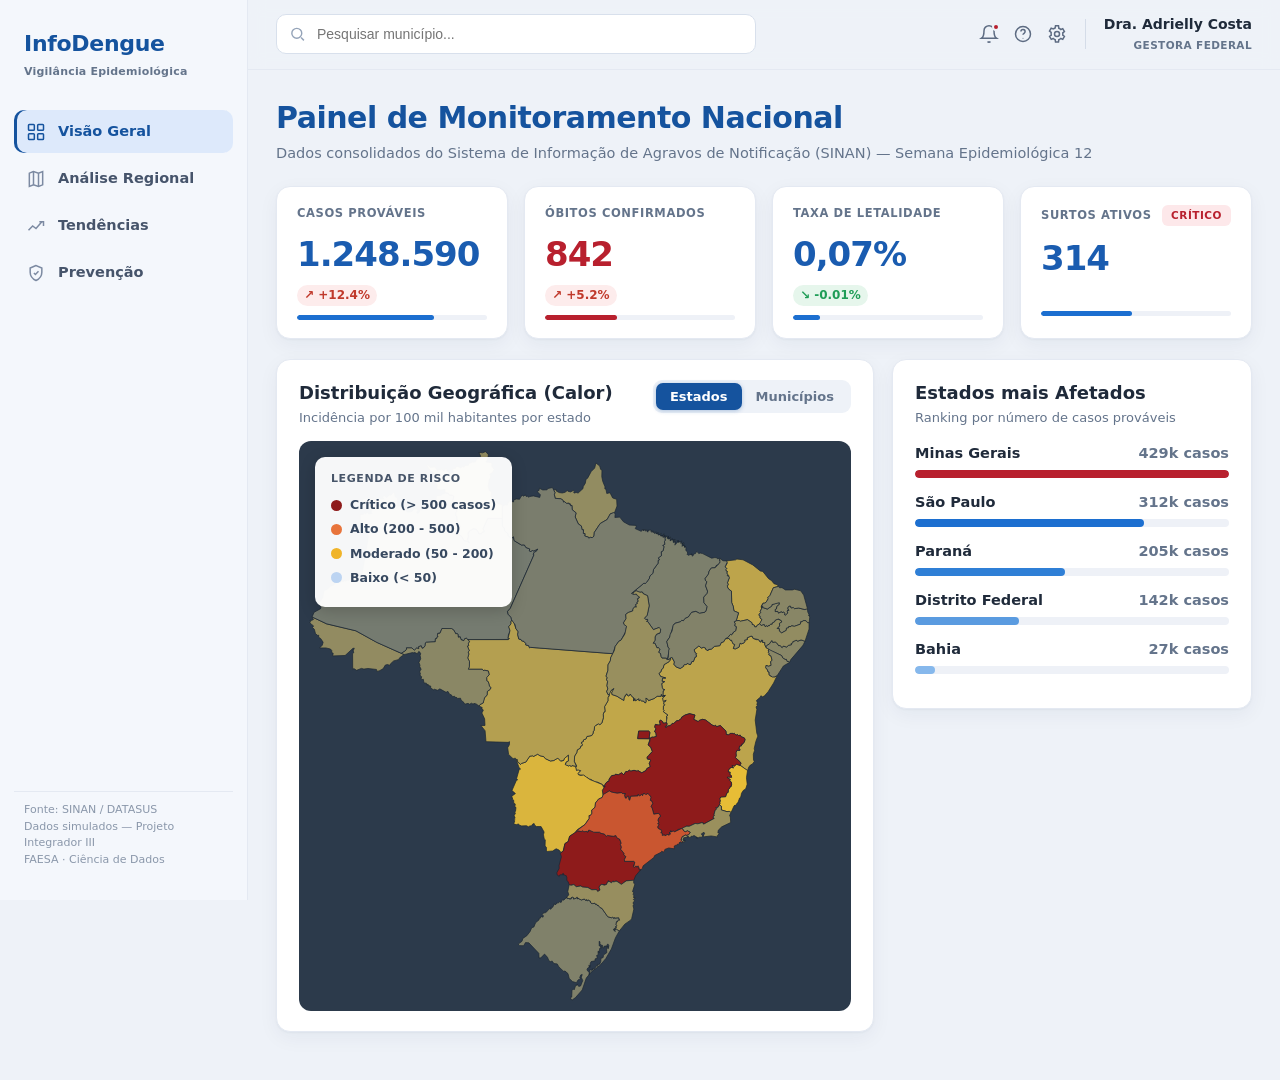
<file: src/index.html>
<!DOCTYPE html>
<html lang="pt-BR">
<head>
<meta charset="UTF-8">
<meta name="viewport" content="width=device-width, initial-scale=1.0">
<title>InfoDengue — Visão Geral</title>
<link rel="stylesheet" href="css/style.css">
</head>
<body>
<div class="app">
  <aside class="sidebar" id="sidebar">
    <div class="brand">
      <h1>InfoDengue</h1>
      <span>Vigilância Epidemiológica</span>
    </div>
    <nav class="nav" id="nav">
      <a href="index.html" data-page="geral" class="active">
        <svg viewBox="0 0 24 24"><rect x="3" y="3" width="7" height="7" rx="1"/><rect x="14" y="3" width="7" height="7" rx="1"/><rect x="3" y="14" width="7" height="7" rx="1"/><rect x="14" y="14" width="7" height="7" rx="1"/></svg>
        Visão Geral
      </a>
      <a href="pages/regional.html" data-page="regional" class="">
        <svg viewBox="0 0 24 24"><path d="M9 3 4 5v16l5-2 6 2 5-2V3l-5 2-6-2Z"/><path d="M9 3v16M15 5v16"/></svg>
        Análise Regional
      </a>
      <a href="pages/tendencias.html" data-page="tendencias" class="">
        <svg viewBox="0 0 24 24"><path d="M3 17l5-5 4 3 7-8"/><path d="M16 7h5v5"/></svg>
        Tendências
      </a>
      <a href="pages/prevencao.html" data-page="prevencao" class="">
        <svg viewBox="0 0 24 24"><path d="M12 3 5 6v5c0 4.5 3 8 7 10 4-2 7-5.5 7-10V6l-7-3Z"/><path d="m9.5 12 1.8 1.8L15 10"/></svg>
        Prevenção
      </a>
    </nav>
    <div class="side-foot">
      Fonte: SINAN / DATASUS<br>Dados simulados — Projeto Integrador III<br>FAESA · Ciência de Dados
    </div>
  </aside>

  <div class="main">
    <header class="topbar">
      <button class="menu-btn" id="menuBtn"><svg viewBox="0 0 24 24"><path d="M3 6h18M3 12h18M3 18h18"/></svg></button>
      <div class="search">
        <svg viewBox="0 0 24 24"><circle cx="11" cy="11" r="7"/><path d="m21 21-4-4"/></svg>
        <input type="text" placeholder="Pesquisar município..." id="searchInput">
      </div>
      <div class="spacer"></div>
      <div class="ticons">
        <button title="Notificações"><span class="dot"></span><svg viewBox="0 0 24 24"><path d="M18 8a6 6 0 1 0-12 0c0 7-3 9-3 9h18s-3-2-3-9"/><path d="M13.7 21a2 2 0 0 1-3.4 0"/></svg></button>
        <button title="Ajuda"><svg viewBox="0 0 24 24"><circle cx="12" cy="12" r="9"/><path d="M9.5 9a2.5 2.5 0 0 1 5 .3c0 1.7-2.5 2-2.5 3.7"/><circle cx="12" cy="17" r=".6" fill="#5d6b82" stroke="none"/></svg></button>
        <button title="Configurações"><svg viewBox="0 0 24 24"><circle cx="12" cy="12" r="3"/><path d="M19 12a7 7 0 0 0-.1-1.4l2-1.5-2-3.5-2.3 1a7 7 0 0 0-2.4-1.4L13.8 2h-3.6l-.4 2.7A7 7 0 0 0 7.4 6L5 5 3 8.5l2 1.5A7 7 0 0 0 5 12c0 .5 0 1 .1 1.4l-2 1.5 2 3.5 2.3-1a7 7 0 0 0 2.4 1.4l.4 2.7h3.6l.4-2.7a7 7 0 0 0 2.4-1.4l2.3 1 2-3.5-2-1.5c0-.4.1-.9.1-1.4Z"/></svg></button>
      </div>
      <div class="divider"></div>
      <div class="user"><b>Dra. Adrielly Costa</b><span>GESTORA FEDERAL</span></div>
    </header>

<section class="view" id="view-geral">
      <h2 class="page-title">Painel de Monitoramento Nacional</h2>
      <p class="page-sub" id="geral-sub"></p>
      <div class="grid-kpi" id="kpis"></div>
      <div class="row2">
        <div class="card card-pad">
          <div class="card-head">
            <div><h3>Distribuição Geográfica (Calor)</h3><p>Incidência por 100 mil habitantes por estado</p></div>
            <div class="toggle"><button class="on">Estados</button><button>Municípios</button></div>
          </div>
          <div class="mapwrap" id="heatmap"></div>
        </div>
        <div class="card card-pad rank">
          <h3>Estados mais Afetados</h3>
          <p>Ranking por número de casos prováveis</p>
          <div id="ranking"></div>
        </div>
      </div>
    </section>

  </div>
</div>

<div class="maptip" id="maptip"></div>
<div class="chart-tip" id="charttip"></div>

<script src="js/script.js"></script>
</body>
</html>
</file>
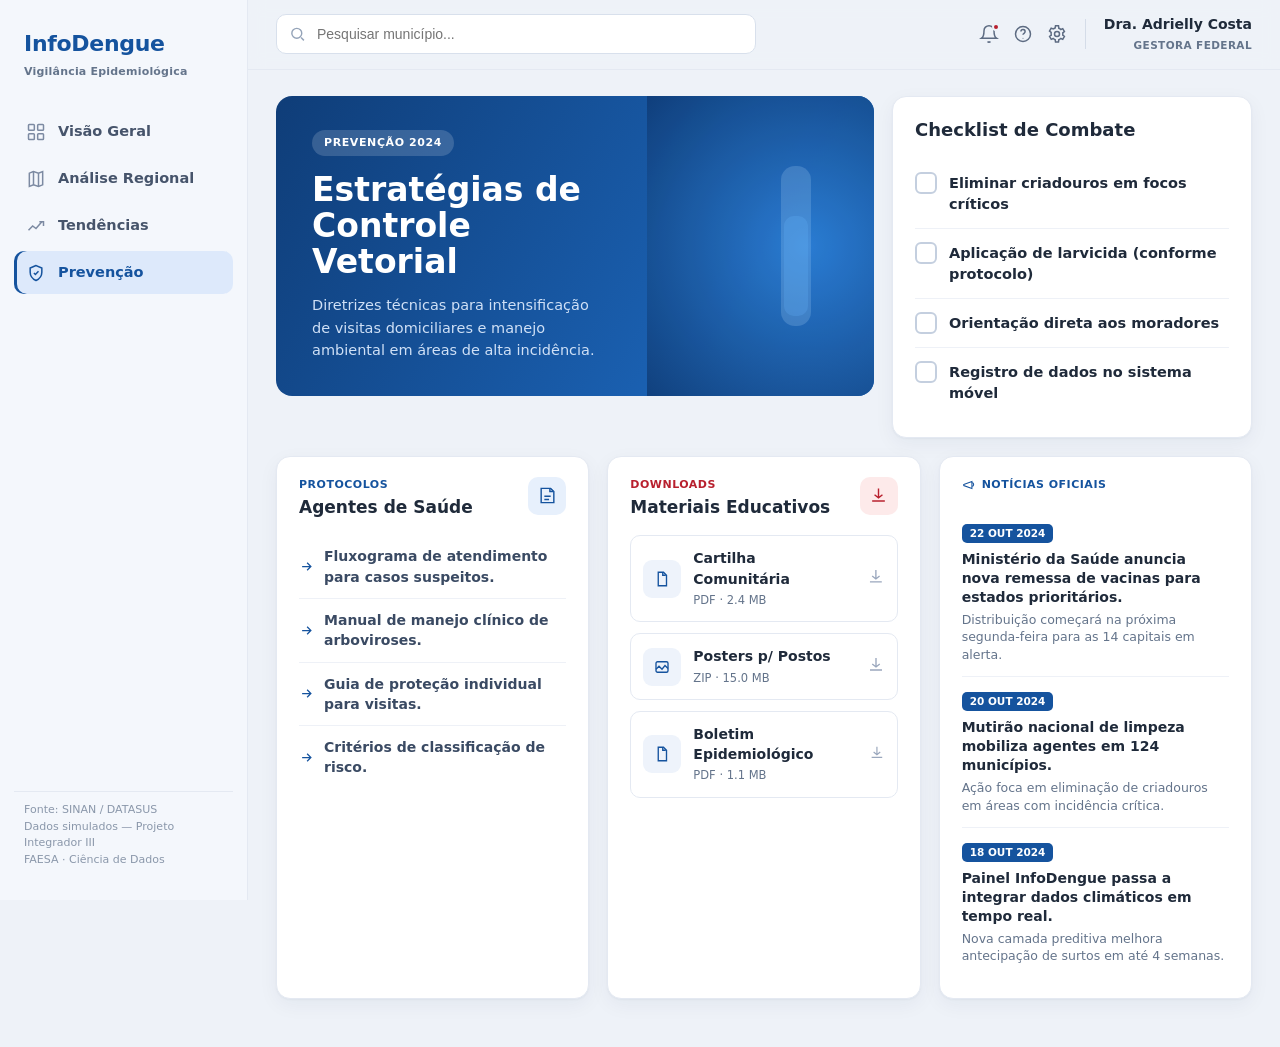
<file: src/pages/prevencao.html>
<!DOCTYPE html>
<html lang="pt-BR">
<head>
<meta charset="UTF-8">
<meta name="viewport" content="width=device-width, initial-scale=1.0">
<title>InfoDengue — Prevenção</title>
<link rel="stylesheet" href="../css/style.css">
</head>
<body>
<div class="app">
  <aside class="sidebar" id="sidebar">
    <div class="brand">
      <h1>InfoDengue</h1>
      <span>Vigilância Epidemiológica</span>
    </div>
    <nav class="nav" id="nav">
      <a href="../index.html" data-page="geral">
        <svg viewBox="0 0 24 24"><rect x="3" y="3" width="7" height="7" rx="1"/><rect x="14" y="3" width="7" height="7" rx="1"/><rect x="3" y="14" width="7" height="7" rx="1"/><rect x="14" y="14" width="7" height="7" rx="1"/></svg>
        Visão Geral
      </a>
      <a href="regional.html" data-page="regional" >
        <svg viewBox="0 0 24 24"><path d="M9 3 4 5v16l5-2 6 2 5-2V3l-5 2-6-2Z"/><path d="M9 3v16M15 5v16"/></svg>
        Análise Regional
      </a>
      <a href="tendencias.html" data-page="tendencias" >
        <svg viewBox="0 0 24 24"><path d="M3 17l5-5 4 3 7-8"/><path d="M16 7h5v5"/></svg>
        Tendências
      </a>
      <a href="prevencao.html" data-page="prevencao" class="active">
        <svg viewBox="0 0 24 24"><path d="M12 3 5 6v5c0 4.5 3 8 7 10 4-2 7-5.5 7-10V6l-7-3Z"/><path d="m9.5 12 1.8 1.8L15 10"/></svg>
        Prevenção
      </a>
    </nav>
    <div class="side-foot">
      Fonte: SINAN / DATASUS<br>Dados simulados — Projeto Integrador III<br>FAESA · Ciência de Dados
    </div>
  </aside>

  <div class="main">
    <header class="topbar">
      <button class="menu-btn" id="menuBtn"><svg viewBox="0 0 24 24"><path d="M3 6h18M3 12h18M3 18h18"/></svg></button>
      <div class="search">
        <svg viewBox="0 0 24 24"><circle cx="11" cy="11" r="7"/><path d="m21 21-4-4"/></svg>
        <input type="text" placeholder="Pesquisar município..." id="searchInput">
      </div>
      <div class="spacer"></div>
      <div class="ticons">
        <button title="Notificações"><span class="dot"></span><svg viewBox="0 0 24 24"><path d="M18 8a6 6 0 1 0-12 0c0 7-3 9-3 9h18s-3-2-3-9"/><path d="M13.7 21a2 2 0 0 1-3.4 0"/></svg></button>
        <button title="Ajuda"><svg viewBox="0 0 24 24"><circle cx="12" cy="12" r="9"/><path d="M9.5 9a2.5 2.5 0 0 1 5 .3c0 1.7-2.5 2-2.5 3.7"/><circle cx="12" cy="17" r=".6" fill="#5d6b82" stroke="none"/></svg></button>
        <button title="Configurações"><svg viewBox="0 0 24 24"><circle cx="12" cy="12" r="3"/><path d="M19 12a7 7 0 0 0-.1-1.4l2-1.5-2-3.5-2.3 1a7 7 0 0 0-2.4-1.4L13.8 2h-3.6l-.4 2.7A7 7 0 0 0 7.4 6L5 5 3 8.5l2 1.5A7 7 0 0 0 5 12c0 .5 0 1 .1 1.4l-2 1.5 2 3.5 2.3-1a7 7 0 0 0 2.4 1.4l.4 2.7h3.6l.4-2.7a7 7 0 0 0 2.4-1.4l2.3 1 2-3.5-2-1.5c0-.4.1-.9.1-1.4Z"/></svg></button>
      </div>
      <div class="divider"></div>
      <div class="user"><b>Dra. Adrielly Costa</b><span>GESTORA FEDERAL</span></div>
    </header>

<section class="view" id="view-prevencao">
      <div class="row2">
        <div class="prev-hero">
          <div class="vial"><svg viewBox="0 0 100 200"><rect x="35" y="20" width="30" height="160" rx="14" fill="#bfe0ff" opacity=".4"/><rect x="38" y="70" width="24" height="100" rx="10" fill="#7fc4ff" opacity=".6"/></svg></div>
          <span class="eyebrow">PREVENÇÃO 2024</span>
          <h2>Estratégias de Controle Vetorial</h2>
          <p>Diretrizes técnicas para intensificação de visitas domiciliares e manejo ambiental em áreas de alta incidência.</p>
        </div>
        <div class="card card-pad checklist">
          <h3>Checklist de Combate</h3>
          <div id="checklist"></div>
        </div>
      </div>

      <div class="prev-grid">
        <div class="card card-pad">
          <div class="proto-head blue">
            <div><div class="k">PROTOCOLOS</div><h3>Agentes de Saúde</h3></div>
            <div class="ic"><svg viewBox="0 0 24 24" stroke="var(--brand)"><path d="M9 3h7l4 4v14H4V3h5Z"/><path d="M15 3v4h4M8 13h8M8 17h6"/></svg></div>
          </div>
          <div class="protolist">
            <a href="#"><svg viewBox="0 0 24 24"><path d="M5 12h14M13 6l6 6-6 6"/></svg>Fluxograma de atendimento para casos suspeitos.</a>
            <a href="#"><svg viewBox="0 0 24 24"><path d="M5 12h14M13 6l6 6-6 6"/></svg>Manual de manejo clínico de arboviroses.</a>
            <a href="#"><svg viewBox="0 0 24 24"><path d="M5 12h14M13 6l6 6-6 6"/></svg>Guia de proteção individual para visitas.</a>
            <a href="#"><svg viewBox="0 0 24 24"><path d="M5 12h14M13 6l6 6-6 6"/></svg>Critérios de classificação de risco.</a>
          </div>
        </div>
        <div class="card card-pad">
          <div class="proto-head red">
            <div><div class="k">DOWNLOADS</div><h3>Materiais Educativos</h3></div>
            <div class="ic"><svg viewBox="0 0 24 24" stroke="var(--crit)"><path d="M12 3v12M7 11l5 4 5-4"/><path d="M4 19h16"/></svg></div>
          </div>
          <div class="dl"><div class="ft"><svg viewBox="0 0 24 24"><path d="M7 3h7l4 4v14H7V3Z"/><path d="M13 3v4h4"/></svg></div><div><b>Cartilha Comunitária</b><span>PDF · 2.4 MB</span></div><div class="arr"><svg viewBox="0 0 24 24"><path d="M12 4v12M7 12l5 4 5-4M4 20h16"/></svg></div></div>
          <div class="dl"><div class="ft"><svg viewBox="0 0 24 24"><rect x="4" y="5" width="16" height="14" rx="2"/><path d="m4 15 4-4 4 4 4-5 4 4"/></svg></div><div><b>Posters p/ Postos</b><span>ZIP · 15.0 MB</span></div><div class="arr"><svg viewBox="0 0 24 24"><path d="M12 4v12M7 12l5 4 5-4M4 20h16"/></svg></div></div>
          <div class="dl"><div class="ft"><svg viewBox="0 0 24 24"><path d="M7 3h7l4 4v14H7V3Z"/><path d="M13 3v4h4"/></svg></div><div><b>Boletim Epidemiológico</b><span>PDF · 1.1 MB</span></div><div class="arr"><svg viewBox="0 0 24 24"><path d="M12 4v12M7 12l5 4 5-4M4 20h16"/></svg></div></div>
        </div>
        <div class="card card-pad news">
          <div class="proto-head blue">
            <div><div class="k" style="display:flex;gap:6px;align-items:center"><svg viewBox="0 0 24 24" width="14" height="14" stroke="var(--brand)" fill="none" stroke-width="1.8"><path d="m3 11 14-5v12L3 13v-2Z"/><path d="M17 8a3 3 0 0 1 0 6"/></svg>NOTÍCIAS OFICIAIS</div></div>
          </div>
          <div class="it"><span class="dt">22 OUT 2024</span><b>Ministério da Saúde anuncia nova remessa de vacinas para estados prioritários.</b><p>Distribuição começará na próxima segunda-feira para as 14 capitais em alerta.</p></div>
          <div class="it"><span class="dt">20 OUT 2024</span><b>Mutirão nacional de limpeza mobiliza agentes em 124 municípios.</b><p>Ação foca em eliminação de criadouros em áreas com incidência crítica.</p></div>
          <div class="it"><span class="dt">18 OUT 2024</span><b>Painel InfoDengue passa a integrar dados climáticos em tempo real.</b><p>Nova camada preditiva melhora antecipação de surtos em até 4 semanas.</p></div>
        </div>
      </div>
    </section>

  </div>
</div>

<div class="maptip" id="maptip"></div>
<div class="chart-tip" id="charttip"></div>

<script src="../js/script.js"></script>
</body>
</html>
</file>
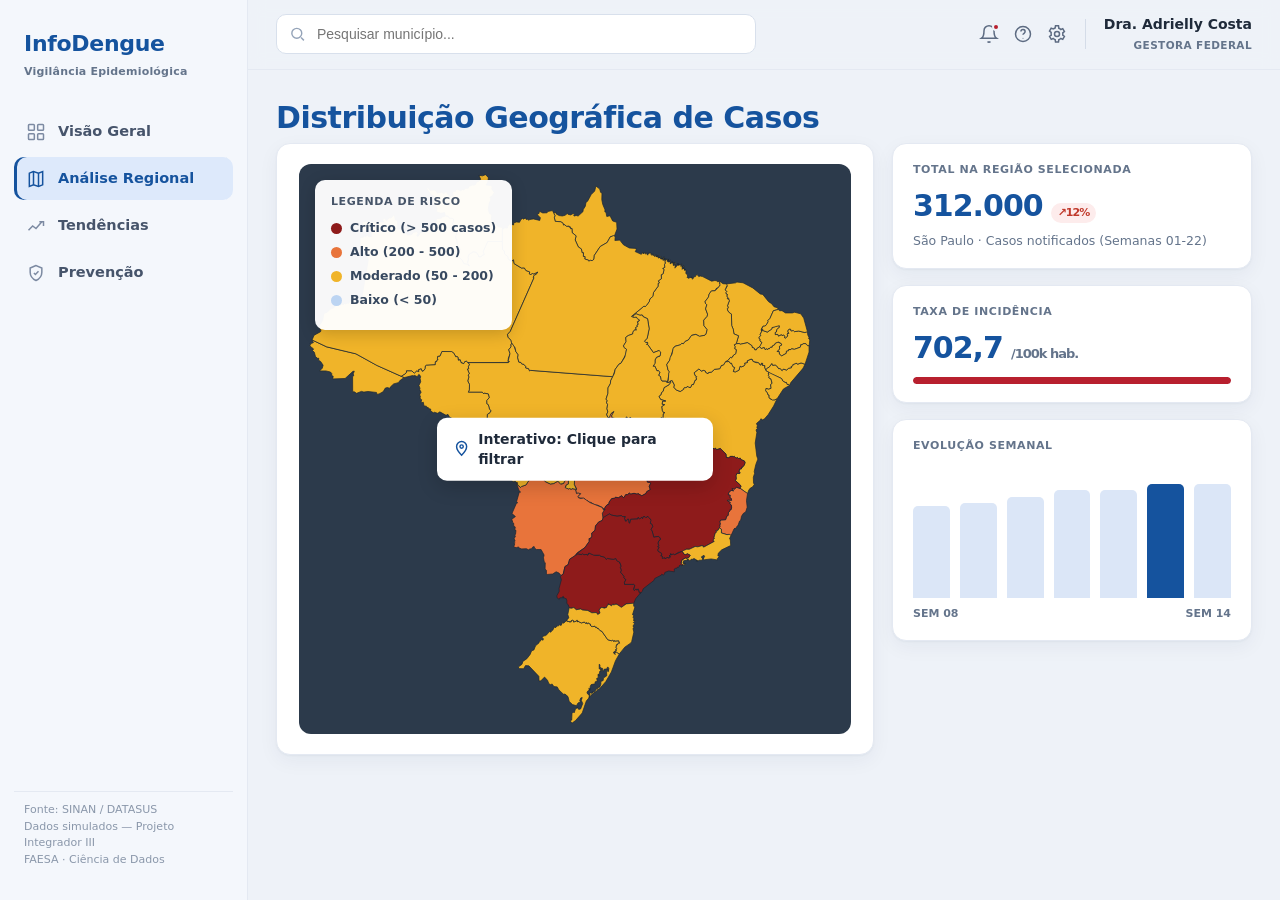
<file: src/pages/regional.html>
<!DOCTYPE html>
<html lang="pt-BR">
<head>
<meta charset="UTF-8">
<meta name="viewport" content="width=device-width, initial-scale=1.0">
<title>InfoDengue — Análise Regional</title>
<link rel="stylesheet" href="../css/style.css">
</head>
<body>
<div class="app">
  <aside class="sidebar" id="sidebar">
    <div class="brand">
      <h1>InfoDengue</h1>
      <span>Vigilância Epidemiológica</span>
    </div>
    <nav class="nav" id="nav">
      <a href="../index.html" data-page="geral">
        <svg viewBox="0 0 24 24"><rect x="3" y="3" width="7" height="7" rx="1"/><rect x="14" y="3" width="7" height="7" rx="1"/><rect x="3" y="14" width="7" height="7" rx="1"/><rect x="14" y="14" width="7" height="7" rx="1"/></svg>
        Visão Geral
      </a>
      <a href="regional.html" data-page="regional" class="active">
        <svg viewBox="0 0 24 24"><path d="M9 3 4 5v16l5-2 6 2 5-2V3l-5 2-6-2Z"/><path d="M9 3v16M15 5v16"/></svg>
        Análise Regional
      </a>
      <a href="tendencias.html" data-page="tendencias" >
        <svg viewBox="0 0 24 24"><path d="M3 17l5-5 4 3 7-8"/><path d="M16 7h5v5"/></svg>
        Tendências
      </a>
      <a href="prevencao.html" data-page="prevencao" >
        <svg viewBox="0 0 24 24"><path d="M12 3 5 6v5c0 4.5 3 8 7 10 4-2 7-5.5 7-10V6l-7-3Z"/><path d="m9.5 12 1.8 1.8L15 10"/></svg>
        Prevenção
      </a>
    </nav>
    <div class="side-foot">
      Fonte: SINAN / DATASUS<br>Dados simulados — Projeto Integrador III<br>FAESA · Ciência de Dados
    </div>
  </aside>

  <div class="main">
    <header class="topbar">
      <button class="menu-btn" id="menuBtn"><svg viewBox="0 0 24 24"><path d="M3 6h18M3 12h18M3 18h18"/></svg></button>
      <div class="search">
        <svg viewBox="0 0 24 24"><circle cx="11" cy="11" r="7"/><path d="m21 21-4-4"/></svg>
        <input type="text" placeholder="Pesquisar município..." id="searchInput">
      </div>
      <div class="spacer"></div>
      <div class="ticons">
        <button title="Notificações"><span class="dot"></span><svg viewBox="0 0 24 24"><path d="M18 8a6 6 0 1 0-12 0c0 7-3 9-3 9h18s-3-2-3-9"/><path d="M13.7 21a2 2 0 0 1-3.4 0"/></svg></button>
        <button title="Ajuda"><svg viewBox="0 0 24 24"><circle cx="12" cy="12" r="9"/><path d="M9.5 9a2.5 2.5 0 0 1 5 .3c0 1.7-2.5 2-2.5 3.7"/><circle cx="12" cy="17" r=".6" fill="#5d6b82" stroke="none"/></svg></button>
        <button title="Configurações"><svg viewBox="0 0 24 24"><circle cx="12" cy="12" r="3"/><path d="M19 12a7 7 0 0 0-.1-1.4l2-1.5-2-3.5-2.3 1a7 7 0 0 0-2.4-1.4L13.8 2h-3.6l-.4 2.7A7 7 0 0 0 7.4 6L5 5 3 8.5l2 1.5A7 7 0 0 0 5 12c0 .5 0 1 .1 1.4l-2 1.5 2 3.5 2.3-1a7 7 0 0 0 2.4 1.4l.4 2.7h3.6l.4-2.7a7 7 0 0 0 2.4-1.4l2.3 1 2-3.5-2-1.5c0-.4.1-.9.1-1.4Z"/></svg></button>
      </div>
      <div class="divider"></div>
      <div class="user"><b>Dra. Adrielly Costa</b><span>GESTORA FEDERAL</span></div>
    </header>

<section class="view" id="view-regional">
      <h2 class="page-title">Distribuição Geográfica de Casos</h2>
      <div class="row2">
        <div class="card card-pad">
          <div class="mapwrap clickable" id="regmap"></div>
        </div>
        <div id="regside"></div>
      </div>
    </section>

  </div>
</div>

<div class="maptip" id="maptip"></div>
<div class="chart-tip" id="charttip"></div>

<script src="../js/script.js"></script>
</body>
</html>
</file>
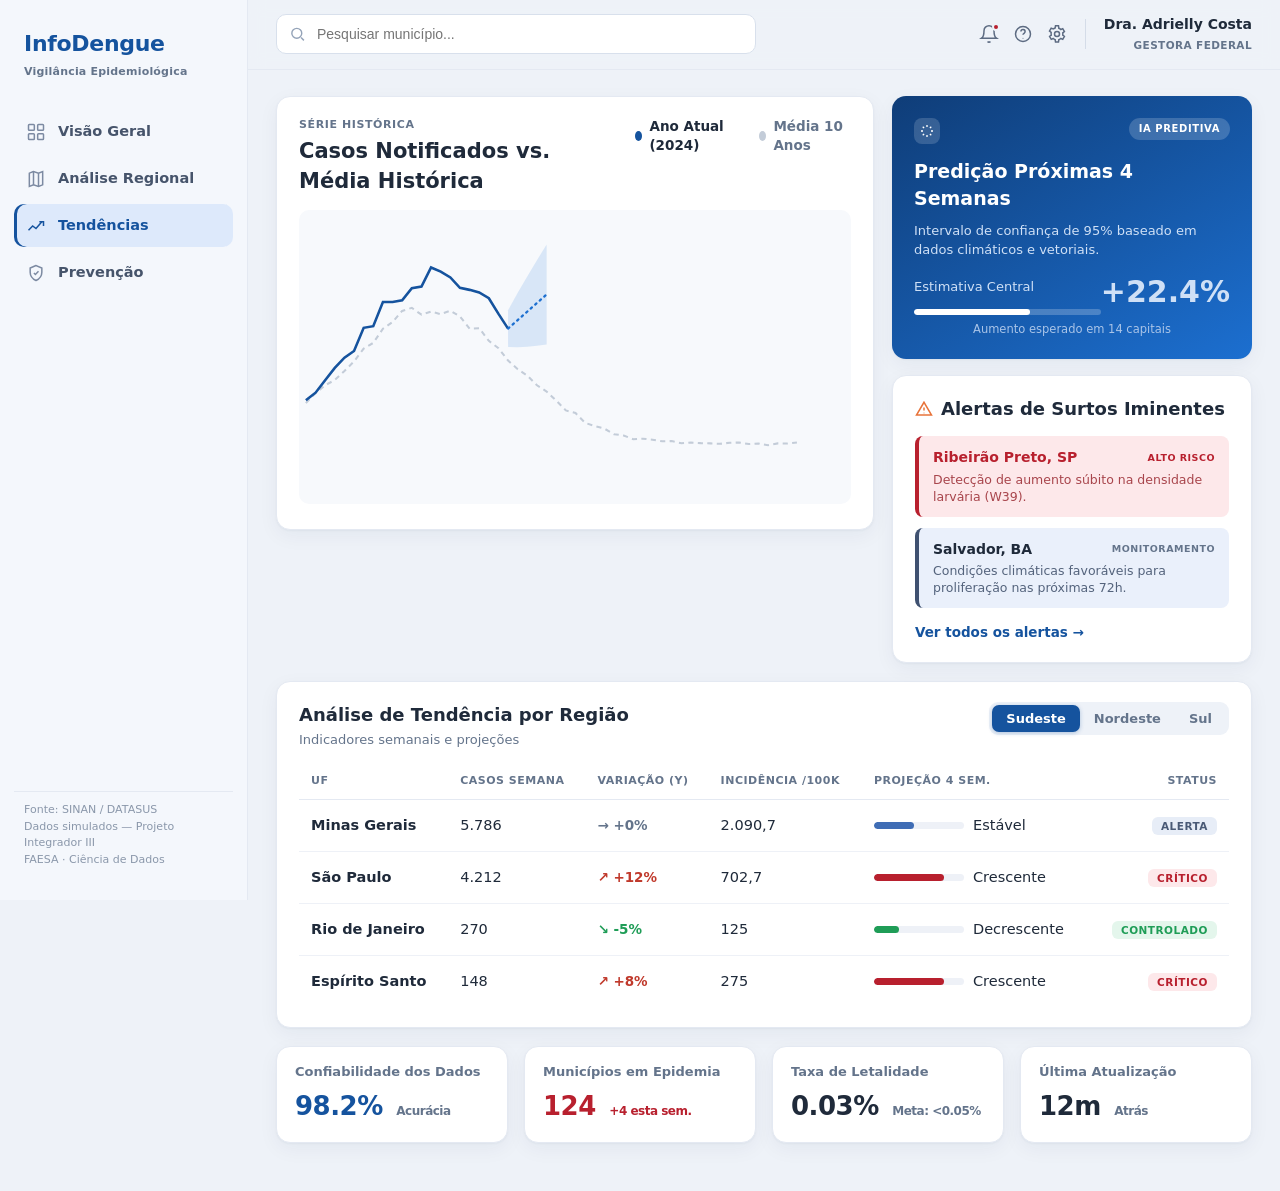
<file: src/pages/tendencias.html>
<!DOCTYPE html>
<html lang="pt-BR">
<head>
<meta charset="UTF-8">
<meta name="viewport" content="width=device-width, initial-scale=1.0">
<title>InfoDengue — Tendências</title>
<link rel="stylesheet" href="../css/style.css">
</head>
<body>
<div class="app">
  <aside class="sidebar" id="sidebar">
    <div class="brand">
      <h1>InfoDengue</h1>
      <span>Vigilância Epidemiológica</span>
    </div>
    <nav class="nav" id="nav">
      <a href="../index.html" data-page="geral">
        <svg viewBox="0 0 24 24"><rect x="3" y="3" width="7" height="7" rx="1"/><rect x="14" y="3" width="7" height="7" rx="1"/><rect x="3" y="14" width="7" height="7" rx="1"/><rect x="14" y="14" width="7" height="7" rx="1"/></svg>
        Visão Geral
      </a>
      <a href="regional.html" data-page="regional" >
        <svg viewBox="0 0 24 24"><path d="M9 3 4 5v16l5-2 6 2 5-2V3l-5 2-6-2Z"/><path d="M9 3v16M15 5v16"/></svg>
        Análise Regional
      </a>
      <a href="tendencias.html" data-page="tendencias" class="active">
        <svg viewBox="0 0 24 24"><path d="M3 17l5-5 4 3 7-8"/><path d="M16 7h5v5"/></svg>
        Tendências
      </a>
      <a href="prevencao.html" data-page="prevencao" >
        <svg viewBox="0 0 24 24"><path d="M12 3 5 6v5c0 4.5 3 8 7 10 4-2 7-5.5 7-10V6l-7-3Z"/><path d="m9.5 12 1.8 1.8L15 10"/></svg>
        Prevenção
      </a>
    </nav>
    <div class="side-foot">
      Fonte: SINAN / DATASUS<br>Dados simulados — Projeto Integrador III<br>FAESA · Ciência de Dados
    </div>
  </aside>

  <div class="main">
    <header class="topbar">
      <button class="menu-btn" id="menuBtn"><svg viewBox="0 0 24 24"><path d="M3 6h18M3 12h18M3 18h18"/></svg></button>
      <div class="search">
        <svg viewBox="0 0 24 24"><circle cx="11" cy="11" r="7"/><path d="m21 21-4-4"/></svg>
        <input type="text" placeholder="Pesquisar município..." id="searchInput">
      </div>
      <div class="spacer"></div>
      <div class="ticons">
        <button title="Notificações"><span class="dot"></span><svg viewBox="0 0 24 24"><path d="M18 8a6 6 0 1 0-12 0c0 7-3 9-3 9h18s-3-2-3-9"/><path d="M13.7 21a2 2 0 0 1-3.4 0"/></svg></button>
        <button title="Ajuda"><svg viewBox="0 0 24 24"><circle cx="12" cy="12" r="9"/><path d="M9.5 9a2.5 2.5 0 0 1 5 .3c0 1.7-2.5 2-2.5 3.7"/><circle cx="12" cy="17" r=".6" fill="#5d6b82" stroke="none"/></svg></button>
        <button title="Configurações"><svg viewBox="0 0 24 24"><circle cx="12" cy="12" r="3"/><path d="M19 12a7 7 0 0 0-.1-1.4l2-1.5-2-3.5-2.3 1a7 7 0 0 0-2.4-1.4L13.8 2h-3.6l-.4 2.7A7 7 0 0 0 7.4 6L5 5 3 8.5l2 1.5A7 7 0 0 0 5 12c0 .5 0 1 .1 1.4l-2 1.5 2 3.5 2.3-1a7 7 0 0 0 2.4 1.4l.4 2.7h3.6l.4-2.7a7 7 0 0 0 2.4-1.4l2.3 1 2-3.5-2-1.5c0-.4.1-.9.1-1.4Z"/></svg></button>
      </div>
      <div class="divider"></div>
      <div class="user"><b>Dra. Adrielly Costa</b><span>GESTORA FEDERAL</span></div>
    </header>

<section class="view" id="view-tendencias">
      <div class="row2">
        <div class="card card-pad">
          <div class="card-head">
            <div>
              <div style="font-size:11px;letter-spacing:.6px;color:var(--muted);font-weight:800;text-transform:uppercase">Série Histórica</div>
              <h3 style="font-size:21px;margin-top:3px">Casos Notificados vs. Média Histórica</h3>
            </div>
            <div class="lgnd">
              <div class="l on"><span class="d" style="background:var(--brand)"></span>Ano Atual (2024)</div>
              <div class="l"><span class="d" style="background:#c3ccd8"></span>Média 10 Anos</div>
            </div>
          </div>
          <div id="linechart" style="position:relative"></div>
        </div>
        <div>
          <div class="card predict">
            <span class="badge">IA PREDITIVA</span>
            <div class="ico"><svg viewBox="0 0 24 24"><path d="M12 3v3M12 18v3M3 12h3M18 12h3M5.6 5.6l2.1 2.1M16.3 16.3l2.1 2.1M5.6 18.4l2.1-2.1M16.3 7.7l2.1-2.1"/></svg></div>
            <h3>Predição Próximas 4 Semanas</h3>
            <p class="desc">Intervalo de confiança de 95% baseado em dados climáticos e vetoriais.</p>
            <div class="estim">Estimativa Central <span class="pct" id="predpct"></span></div>
            <div class="pbar"><i style="width:62%"></i></div>
            <div class="foot">Aumento esperado em 14 capitais</div>
          </div>
          <div class="card card-pad alerts">
            <h3><svg viewBox="0 0 24 24"><path d="M12 3 2 20h20L12 3Z"/><path d="M12 10v4M12 17v.5"/></svg>Alertas de Surtos Iminentes</h3>
            <div id="alertlist"></div>
            <a class="seemore" href="#">Ver todos os alertas →</a>
          </div>
        </div>
      </div>

      <div class="card card-pad" style="margin-top:18px">
        <div class="card-head">
          <div><h3>Análise de Tendência por Região</h3><p>Indicadores semanais e projeções</p></div>
          <div class="toggle" id="regtabs">
            <button class="on" data-r="Sudeste">Sudeste</button>
            <button data-r="Nordeste">Nordeste</button>
            <button data-r="Sul">Sul</button>
          </div>
        </div>
        <table class="tbl">
          <thead><tr><th>UF</th><th>Casos Semana</th><th>Variação (y)</th><th>Incidência /100k</th><th>Projeção 4 sem.</th><th style="text-align:right">Status</th></tr></thead>
          <tbody id="trendrows"></tbody>
        </table>
      </div>

      <div class="grid4">
        <div class="card mini-stat"><div class="t">Confiabilidade dos Dados</div><div class="n blue" id="ms-conf"></div></div>
        <div class="card mini-stat"><div class="t">Municípios em Epidemia</div><div class="n red" id="ms-epi"></div></div>
        <div class="card mini-stat"><div class="t">Taxa de Letalidade</div><div class="n" id="ms-let"></div></div>
        <div class="card mini-stat"><div class="t">Última Atualização</div><div class="n">12m <small>Atrás</small></div></div>
      </div>
    </section>

  </div>
</div>

<div class="maptip" id="maptip"></div>
<div class="chart-tip" id="charttip"></div>

<script src="../js/script.js"></script>
</body>
</html>
</file>
<file: src/css/style.css>
:root{
  --bg:#eef2f8; --panel:#ffffff; --line:#e4e9f2; --line2:#eef1f7;
  --ink:#1f2a3a; --muted:#64748b; --muted2:#8a97aa;
  --brand:#15539e; --brand2:#1c6fd0; --brand-deep:#0f3d78;
  --accent:#1a5cb0;
  --crit:#b8202e; --crit-bg:#fde8ea; --crit-ink:#b8202e;
  --alta:#e8743b; --alta-bg:#fdeee6;
  --mod:#f0b429; --mod-bg:#fdf4dc;
  --baixo:#bcd4f2; --baixo-ink:#3b6cb0;
  --ok:#1f9d57; --ok-bg:#e4f6ec;
  --alert-bg:#eaf0fb; --alert-ink:#3f5170;
  --map-bg:#2c3a4b;
  --up:#c0392b; --down:#1f9d57; --flat:#64748b;
  --radius:14px; --shadow:0 1px 2px rgba(20,40,80,.04),0 6px 20px rgba(20,40,80,.05);
  --sans:'Inter',system-ui,-apple-system,'Segoe UI',Roboto,Helvetica,Arial,sans-serif;
}
*{box-sizing:border-box;margin:0;padding:0}
html,body{height:100%}
body{font-family:var(--sans);background:var(--bg);color:var(--ink);-webkit-font-smoothing:antialiased;font-size:14px;line-height:1.45}
a{color:inherit;text-decoration:none}
button{font-family:inherit;cursor:pointer;border:none;background:none}
::-webkit-scrollbar{width:10px;height:10px}
::-webkit-scrollbar-thumb{background:#cdd6e4;border-radius:8px;border:2px solid var(--bg)}

/* ---------- shell ---------- */
.app{display:grid;grid-template-columns:248px 1fr;min-height:100vh}
.sidebar{background:#f4f7fc;border-right:1px solid var(--line);padding:22px 14px;display:flex;flex-direction:column;gap:6px;position:sticky;top:0;height:100vh}
.brand{padding:6px 10px 20px}
.brand h1{font-size:22px;font-weight:800;color:var(--brand);letter-spacing:-.3px}
.brand span{font-size:11px;color:var(--muted);font-weight:600;letter-spacing:.2px}
.nav{display:flex;flex-direction:column;gap:4px;margin-top:4px}
.nav button,.nav a{display:flex;align-items:center;gap:12px;padding:11px 12px;border-radius:10px;color:#46546b;font-weight:600;font-size:14.5px;width:100%;text-align:left;transition:background .15s,color .15s}
.nav button svg,.nav a svg{width:20px;height:20px;flex:0 0 20px;stroke:#7c8aa2;stroke-width:1.8;fill:none}
.nav button:hover,.nav a:hover{background:#e9f0fb}
.nav button.active,.nav a.active{background:#dde9fb;color:var(--brand)}
.nav button.active svg,.nav a.active svg{stroke:var(--brand)}
.side-foot{margin-top:auto;font-size:11px;color:var(--muted2);padding:10px;border-top:1px solid var(--line);line-height:1.5}

.main{display:flex;flex-direction:column;min-width:0}
.topbar{position:sticky;top:0;z-index:20;background:rgba(238,242,248,.85);backdrop-filter:blur(8px);border-bottom:1px solid var(--line);display:flex;align-items:center;gap:18px;padding:14px 28px}
.search{flex:0 1 480px;position:relative}
.search input{width:100%;padding:11px 14px 11px 40px;border:1px solid #d8e0ec;border-radius:10px;background:#fff;font-size:14px;color:var(--ink)}
.search input:focus{outline:none;border-color:var(--brand2);box-shadow:0 0 0 3px rgba(28,111,208,.12)}
.search svg{position:absolute;left:13px;top:50%;transform:translateY(-50%);width:17px;height:17px;stroke:#94a3b8;stroke-width:2;fill:none}
.topbar .spacer{flex:1}
.ticons{display:flex;align-items:center;gap:14px}
.ticons button svg{width:20px;height:20px;stroke:#5d6b82;stroke-width:1.8;fill:none}
.ticons button{position:relative;display:flex}
.dot{position:absolute;top:-1px;right:-1px;width:8px;height:8px;border-radius:50%;background:var(--crit);border:2px solid var(--bg)}
.divider{width:1px;height:30px;background:#d4dce8}
.user{text-align:right}
.user b{display:block;font-size:14px;font-weight:700;color:var(--ink)}
.user span{font-size:10.5px;color:var(--muted);letter-spacing:.4px;font-weight:600}

.view{padding:26px 28px 48px;max-width:1320px}
.view-hidden{display:none}
.page-title{font-size:30px;font-weight:800;color:var(--brand);letter-spacing:-.5px;margin-bottom:4px}
.page-sub{color:var(--muted);font-size:14.5px;margin-bottom:22px}

/* ---------- cards ---------- */
.card{background:var(--panel);border:1px solid var(--line);border-radius:var(--radius);box-shadow:var(--shadow)}
.card-pad{padding:20px 22px}
.grid-kpi{display:grid;grid-template-columns:repeat(4,1fr);gap:16px;margin-bottom:20px}
.kpi{padding:18px 20px}
.kpi .lbl{font-size:11.5px;font-weight:700;color:var(--muted);letter-spacing:.6px;text-transform:uppercase;display:flex;justify-content:space-between;align-items:center}
.kpi .val{font-size:34px;font-weight:800;letter-spacing:-1px;margin:8px 0 6px;color:var(--accent)}
.kpi .val.red{color:var(--crit)}
.kpi .bar{height:5px;border-radius:4px;background:#eef1f7;overflow:hidden}
.kpi .bar i{display:block;height:100%;border-radius:4px;background:var(--brand2)}
.kpi .bar.red i{background:var(--crit)}
.chip{display:inline-flex;align-items:center;gap:3px;font-size:12px;font-weight:700;padding:2px 7px;border-radius:20px}
.chip.up{color:var(--up);background:#fdecec}
.chip.down{color:var(--down);background:#e6f6ec}
.tag{font-size:10.5px;font-weight:800;letter-spacing:.5px;padding:3px 9px;border-radius:6px}
.tag.crit{color:var(--crit);background:var(--crit-bg)}
.tag.alerta{color:#4a5a76;background:#e7edf7}
.tag.ok{color:var(--ok);background:var(--ok-bg)}
.tag.mon{color:#4a5a76;background:#e7edf7}

.row2{display:grid;grid-template-columns:1fr 360px;gap:18px;align-items:start}
.card-head{display:flex;justify-content:space-between;align-items:flex-start;margin-bottom:14px}
.card-head h3{font-size:18px;font-weight:800;color:var(--ink)}
.card-head p{font-size:13px;color:var(--muted);margin-top:2px}
.toggle{display:flex;background:#eef2f8;border-radius:9px;padding:3px}
.toggle button{padding:6px 14px;border-radius:7px;font-size:13px;font-weight:700;color:var(--muted)}
.toggle button.on{background:var(--brand);color:#fff;box-shadow:0 1px 4px rgba(21,83,158,.3)}

/* ---------- map ---------- */
.mapwrap{position:relative;border-radius:12px;overflow:hidden;background:var(--map-bg)}
.mapwrap svg{display:block;width:100%;height:auto}
.mapwrap .st{stroke:#1b2734;stroke-width:.8;cursor:pointer;transition:opacity .15s,filter .15s}
.mapwrap.clickable .st:hover{filter:brightness(1.18)}
.mapwrap .st.sel{stroke:#fff;stroke-width:1.8}
.maplabel{fill:#fff;font-size:9px;font-weight:700;pointer-events:none;opacity:.0;text-anchor:middle}
.legend{position:absolute;left:16px;top:16px;background:rgba(255,255,255,.96);border-radius:10px;padding:14px 16px;box-shadow:0 4px 16px rgba(0,0,0,.18);font-size:12.5px}
.legend h4{font-size:11px;letter-spacing:.6px;color:#475569;margin-bottom:9px;font-weight:800}
.legend .li{display:flex;align-items:center;gap:8px;margin:6px 0;color:#37485f;font-weight:600}
.legend .sw{width:11px;height:11px;border-radius:50%}
.maptip{position:absolute;pointer-events:none;background:#1f2a3a;color:#fff;padding:8px 11px;border-radius:8px;font-size:12.5px;opacity:0;transform:translate(-50%,-115%);transition:opacity .12s;white-space:nowrap;box-shadow:0 6px 18px rgba(0,0,0,.3);z-index:5}
.maptip b{color:#fff}
.maphint{position:absolute;left:50%;top:50%;transform:translate(-50%,-50%);background:#fff;border-radius:10px;padding:11px 16px;font-weight:700;color:var(--ink);box-shadow:0 6px 20px rgba(0,0,0,.18);display:flex;align-items:center;gap:8px;font-size:14px;pointer-events:none}
.maphint svg{width:18px;height:18px;stroke:var(--brand);stroke-width:2;fill:none}

/* ---------- ranking ---------- */
.rank h3{font-size:18px;font-weight:800;margin-bottom:2px}
.rank p{font-size:13px;color:var(--muted);margin-bottom:16px}
.rk{margin:14px 0}
.rk .top{display:flex;justify-content:space-between;font-weight:700;font-size:14.5px;margin-bottom:6px}
.rk .top span{color:var(--muted);font-weight:600}
.rk .bar{height:8px;border-radius:5px;background:#eef1f7;overflow:hidden}
.rk .bar i{display:block;height:100%;border-radius:5px}

/* ---------- side stat cards ---------- */
.statcard{padding:18px 20px;margin-bottom:16px}
.statcard .lbl{font-size:11px;font-weight:800;letter-spacing:.6px;color:var(--muted);text-transform:uppercase}
.statcard .big{font-size:30px;font-weight:800;color:var(--brand);letter-spacing:-1px;margin:6px 0 4px;display:flex;align-items:baseline;gap:8px}
.statcard .big small{font-size:13px;color:var(--muted);font-weight:600}
.statcard .sub{font-size:12.5px;color:var(--muted)}
.incbar{height:7px;border-radius:5px;background:#eef1f7;overflow:hidden;margin-top:8px}
.incbar i{display:block;height:100%;border-radius:5px;background:var(--crit)}

/* ---------- bars (evolução) ---------- */
.bars{display:flex;align-items:flex-end;gap:10px;height:130px;padding-top:8px}
.bars .b{flex:1;background:#dbe6f7;border-radius:5px 5px 0 0;transition:height .4s;position:relative}
.bars .b.hl{background:var(--brand)}
.barlabels{display:flex;justify-content:space-between;margin-top:8px;font-size:11px;color:var(--muted);font-weight:600}

/* ---------- predictive ---------- */
.predict{background:linear-gradient(150deg,#0f3d78,#1c6fd0);color:#fff;border:none;padding:22px;margin-bottom:16px}
.predict .badge{background:rgba(255,255,255,.18);color:#fff;font-size:10px;font-weight:800;letter-spacing:.6px;padding:4px 10px;border-radius:20px;float:right}
.predict .ico{width:26px;height:26px;display:flex;align-items:center;justify-content:center;background:rgba(255,255,255,.16);border-radius:8px;margin-bottom:14px}
.predict .ico svg{width:16px;height:16px;stroke:#fff;fill:none;stroke-width:2}
.predict h3{font-size:19px;font-weight:800;margin-bottom:8px}
.predict .desc{font-size:13px;color:#cfe0f6;margin-bottom:18px;line-height:1.5}
.predict .estim{font-size:13px;color:#cfe0f6}
.predict .pct{font-size:30px;font-weight:800;float:right;margin-top:-8px}
.predict .pbar{height:6px;border-radius:5px;background:rgba(255,255,255,.22);overflow:hidden;margin:12px 0 6px}
.predict .pbar i{display:block;height:100%;background:#fff;border-radius:5px}
.predict .foot{font-size:11.5px;color:#a9c4e8;text-align:center}

/* alerts */
.alerts h3{font-size:18px;font-weight:800;display:flex;align-items:center;gap:8px;margin-bottom:14px}
.alerts h3 svg{width:18px;height:18px;stroke:var(--alta);fill:none;stroke-width:2}
.al{border-left:4px solid var(--alert-ink);background:var(--alert-bg);border-radius:8px;padding:11px 14px;margin-bottom:11px}
.al.hi{border-left-color:var(--crit);background:var(--crit-bg)}
.al .alhead{display:flex;justify-content:space-between;align-items:center;margin-bottom:3px}
.al b{font-size:14px;font-weight:800}
.al.hi b{color:var(--crit)}
.al .mini{font-size:9.5px;font-weight:800;letter-spacing:.5px;color:var(--muted)}
.al.hi .mini{color:var(--crit)}
.al p{font-size:12.5px;color:#54637c;line-height:1.4}
.al.hi p{color:#a8454c}
.seemore{color:var(--brand);font-weight:800;font-size:13.5px;display:inline-flex;gap:6px;margin-top:4px}

/* ---------- trend table ---------- */
.tbl{width:100%;border-collapse:collapse;margin-top:6px}
.tbl th{font-size:11px;letter-spacing:.5px;color:var(--muted);text-transform:uppercase;text-align:left;padding:10px 12px;font-weight:700;border-bottom:1px solid var(--line)}
.tbl td{padding:15px 12px;border-bottom:1px solid var(--line2);font-size:14.5px}
.tbl tr:last-child td{border-bottom:none}
.tbl td.uf{font-weight:800}
.miniproj{display:flex;align-items:center;gap:9px}
.miniproj .track{width:90px;height:7px;border-radius:5px;background:#eef1f7;overflow:hidden}
.miniproj .track i{display:block;height:100%;border-radius:5px}
.arrow{display:inline-flex;align-items:center;gap:3px;font-weight:800;font-size:13.5px}
.arrow.up{color:var(--up)}.arrow.down{color:var(--down)}.arrow.flat{color:var(--flat)}
.grid4{display:grid;grid-template-columns:repeat(4,1fr);gap:16px;margin-top:18px}
.mini-stat{padding:16px 18px}
.mini-stat .t{font-size:13px;color:var(--muted);font-weight:600;margin-bottom:6px}
.mini-stat .n{font-size:26px;font-weight:800;letter-spacing:-.5px}
.mini-stat .n.blue{color:var(--brand)}.mini-stat .n.red{color:var(--crit)}
.mini-stat .n small{font-size:12px;font-weight:600;color:var(--muted);margin-left:5px}

/* ---------- prevenção ---------- */
.prev-hero{background:linear-gradient(120deg,#0f3d78,#1f6fc9);border-radius:16px;color:#fff;padding:34px 36px;position:relative;overflow:hidden;min-height:230px;display:flex;flex-direction:column;justify-content:center}
.prev-hero .eyebrow{display:inline-block;background:rgba(255,255,255,.16);font-size:11px;font-weight:800;letter-spacing:.6px;padding:5px 12px;border-radius:20px;margin-bottom:16px;width:fit-content}
.prev-hero h2{font-size:33px;font-weight:800;line-height:1.1;max-width:60%;margin-bottom:14px}
.prev-hero p{font-size:14.5px;color:#cfe0f6;max-width:55%;line-height:1.55}
.prev-hero .vial{position:absolute;right:0;top:0;bottom:0;width:38%;background:radial-gradient(circle at 70% 50%,#2d7fd6,#0f3d78);opacity:.9}
.prev-hero .vial svg{position:absolute;right:8%;top:50%;transform:translateY(-50%);width:120px;height:200px;opacity:.55}
.checklist h3{font-size:18px;font-weight:800;margin-bottom:16px}
.ck{display:flex;gap:12px;align-items:flex-start;padding:13px 0;border-bottom:1px solid var(--line2);cursor:pointer}
.ck:last-child{border-bottom:none}
.ck .box{width:22px;height:22px;border:2px solid #c4cfdf;border-radius:6px;flex:0 0 22px;display:flex;align-items:center;justify-content:center;transition:all .15s}
.ck.done .box{background:var(--brand);border-color:var(--brand)}
.ck .box svg{width:13px;height:13px;stroke:#fff;stroke-width:3;fill:none;opacity:0}
.ck.done .box svg{opacity:1}
.ck span{font-size:14.5px;color:var(--ink);font-weight:600;padding-top:1px}
.ck.done span{color:var(--muted);text-decoration:line-through}

.prev-grid{display:grid;grid-template-columns:1fr 1fr 1fr;gap:18px;margin-top:18px}
.proto-head{display:flex;justify-content:space-between;align-items:flex-start;margin-bottom:16px}
.proto-head .k{font-size:11px;font-weight:800;letter-spacing:.5px;color:var(--brand)}
.proto-head h3{font-size:17px;font-weight:800;margin-top:2px}
.proto-head .ic{width:38px;height:38px;border-radius:10px;display:flex;align-items:center;justify-content:center}
.proto-head.blue .k{color:var(--brand)} .proto-head.blue .ic{background:#e7f0fc}
.proto-head.red .k{color:var(--crit)} .proto-head.red .ic{background:#fdeaea}
.proto-head .ic svg{width:19px;height:19px;fill:none;stroke-width:1.8}
.protolist a{display:flex;gap:10px;padding:11px 0;border-bottom:1px solid var(--line2);font-size:14px;color:#3a4a63;font-weight:600;align-items:center}
.protolist a:last-child{border-bottom:none}
.protolist a:hover{color:var(--brand)}
.protolist svg{width:15px;height:15px;stroke:var(--brand);stroke-width:2;fill:none;flex:0 0 15px}
.dl{display:flex;align-items:center;gap:12px;padding:12px;border:1px solid var(--line);border-radius:10px;margin-bottom:11px;transition:border-color .15s}
.dl:hover{border-color:var(--brand2)}
.dl .ft{width:38px;height:38px;border-radius:9px;background:#eef3fb;display:flex;align-items:center;justify-content:center;flex:0 0 38px}
.dl .ft svg{width:18px;height:18px;stroke:var(--brand);fill:none;stroke-width:1.8}
.dl b{display:block;font-size:14px}
.dl span{font-size:11.5px;color:var(--muted)}
.dl .arr{margin-left:auto}
.dl .arr svg{width:18px;height:18px;stroke:#9aa7bd;stroke-width:1.8;fill:none}
.news .it{padding:13px 0;border-bottom:1px solid var(--line2)}
.news .it:last-child{border-bottom:none}
.news .dt{display:inline-block;background:var(--brand);color:#fff;font-size:10.5px;font-weight:700;padding:2px 8px;border-radius:5px;margin-bottom:7px}
.news b{display:block;font-size:14px;line-height:1.35;margin-bottom:4px}
.news p{font-size:12.5px;color:var(--muted);line-height:1.4}

.chart-tip{position:absolute;pointer-events:none;background:#1f2a3a;color:#fff;padding:10px 13px;border-radius:9px;font-size:12.5px;opacity:0;transform:translate(-50%,-118%);transition:opacity .12s;box-shadow:0 8px 22px rgba(0,0,0,.28);z-index:6;white-space:nowrap}
.chart-tip b{display:block;margin-bottom:4px;font-size:13px}
.lgnd{display:flex;gap:20px;align-items:center}
.lgnd .l{display:flex;align-items:center;gap:7px;font-size:13.5px;font-weight:700;color:var(--muted)}
.lgnd .l.on{color:var(--ink)}
.lgnd .l .d{width:10px;height:10px;border-radius:50%}

@media (max-width:1080px){
  .app{grid-template-columns:1fr}
  .sidebar{position:fixed;left:-260px;z-index:50;transition:left .25s;box-shadow:0 0 40px rgba(0,0,0,.2)}
  .sidebar.open{left:0}
  .row2{grid-template-columns:1fr}
  .grid-kpi{grid-template-columns:repeat(2,1fr)}
  .grid4{grid-template-columns:repeat(2,1fr)}
  .prev-grid{grid-template-columns:1fr}
  .prev-hero h2,.prev-hero p{max-width:100%}
  .menu-btn{display:flex!important}
}
.menu-btn{display:none;width:38px;height:38px;align-items:center;justify-content:center}
.menu-btn svg{width:22px;height:22px;stroke:#46546b;stroke-width:2;fill:none}

/* =========================================================
   Ajustes finais de responsividade e UX - Projeto Integrador III
   Mantém o conteúdo original e corrige navegação em /pages.
   ========================================================= */

img, svg, canvas, video { max-width: 100%; }
.main { overflow-x: hidden; }
.view { width: 100%; margin: 0 auto; }
.card, .search input, .nav a, .nav button { min-width: 0; }
.card { overflow: hidden; }
.table-wrap, .chart-wrap { overflow-x: auto; }
table { width: 100%; border-collapse: collapse; }

.nav a:focus-visible,
.nav button:focus-visible,
.menu-btn:focus-visible,
.ticons button:focus-visible,
.search input:focus-visible {
  outline: 3px solid rgba(28,111,208,.25);
  outline-offset: 2px;
}

.nav a.active { box-shadow: inset 3px 0 0 var(--brand); }
.menu-btn {
  border: 1px solid var(--line);
  border-radius: 10px;
  background: #fff;
  flex: 0 0 38px;
}
.menu-btn:hover { background:#e9f0fb; }
.sidebar-backdrop {
  position: fixed;
  inset: 0;
  background: rgba(15, 23, 42, .42);
  z-index: 45;
  opacity: 0;
  pointer-events: none;
  transition: opacity .2s ease;
}
.sidebar-backdrop.show {
  opacity: 1;
  pointer-events: auto;
}
body.no-scroll { overflow: hidden; }

.kpi .val { overflow-wrap: anywhere; }
.mapwrap { min-height: 360px; display:flex; align-items:center; justify-content:center; }
.mapwrap svg { max-height: 620px; }
.card-head, .proto-head { gap: 12px; }
.protolist a, .dl { word-break: normal; overflow-wrap: anywhere; }

/* Notebook e tablets grandes */
@media (max-width: 1200px) {
  .view { padding: 24px 22px 42px; }
  .grid-kpi { grid-template-columns: repeat(2, minmax(0, 1fr)); }
  .row2 { grid-template-columns: minmax(0, 1fr); }
  .prev-grid { grid-template-columns: repeat(2, minmax(0, 1fr)); }
}

/* Tablets e celulares */
@media (max-width: 1080px) {
  .app { display:block; }
  .sidebar {
    width: 280px;
    max-width: 86vw;
    left: -290px;
    top: 0;
    bottom: 0;
    height: 100dvh;
    overflow-y: auto;
  }
  .sidebar.open { left: 0; }
  .topbar { padding: 12px 18px; gap: 12px; }
  .search { flex: 1 1 auto; }
  .menu-btn { display:flex !important; }
}

@media (max-width: 820px) {
  body { font-size: 13.5px; }
  .topbar { align-items: center; flex-wrap: wrap; }
  .search { order: 3; flex-basis: 100%; }
  .ticons { gap: 10px; margin-left:auto; }
  .divider, .user span { display:none; }
  .user b { font-size: 12.5px; }
  .view { padding: 20px 16px 34px; }
  .page-title { font-size: 24px; line-height: 1.15; }
  .page-sub { font-size: 13.5px; }
  .grid-kpi, .grid4, .prev-grid { grid-template-columns: 1fr; gap: 14px; }
  .kpi .val, .statcard .big { font-size: 28px; }
  .card-pad { padding: 17px; }
  .card-head { flex-direction: column; align-items: stretch; }
  .toggle { align-self: flex-start; }
  .legend {
    position: static;
    margin: 12px;
    width: calc(100% - 24px);
  }
  .mapwrap {
    min-height: auto;
    display: block;
    padding-top: 0;
  }
  .maphint { display:none !important; }
  .bars { gap: 6px; }
}

@media (max-width: 560px) {
  .topbar { padding: 10px 12px; }
  .view { padding: 18px 12px 30px; }
  .brand h1 { font-size: 20px; }
  .nav a, .nav button { font-size: 14px; padding: 10px 11px; }
  .page-title { font-size: 21px; }
  .kpi { padding: 15px; }
  .kpi .val { font-size: 25px; }
  .rank .top, .rk .top { gap: 8px; }
  .rk .top { font-size: 13px; }
  .prev-hero { padding: 22px 18px; }
  .prev-hero h2 { font-size: 24px; }
  .prev-hero p { font-size: 14px; }
  .dl { align-items:flex-start; }
  .chart-tip, .maptip { display:none; }
}
</file>
